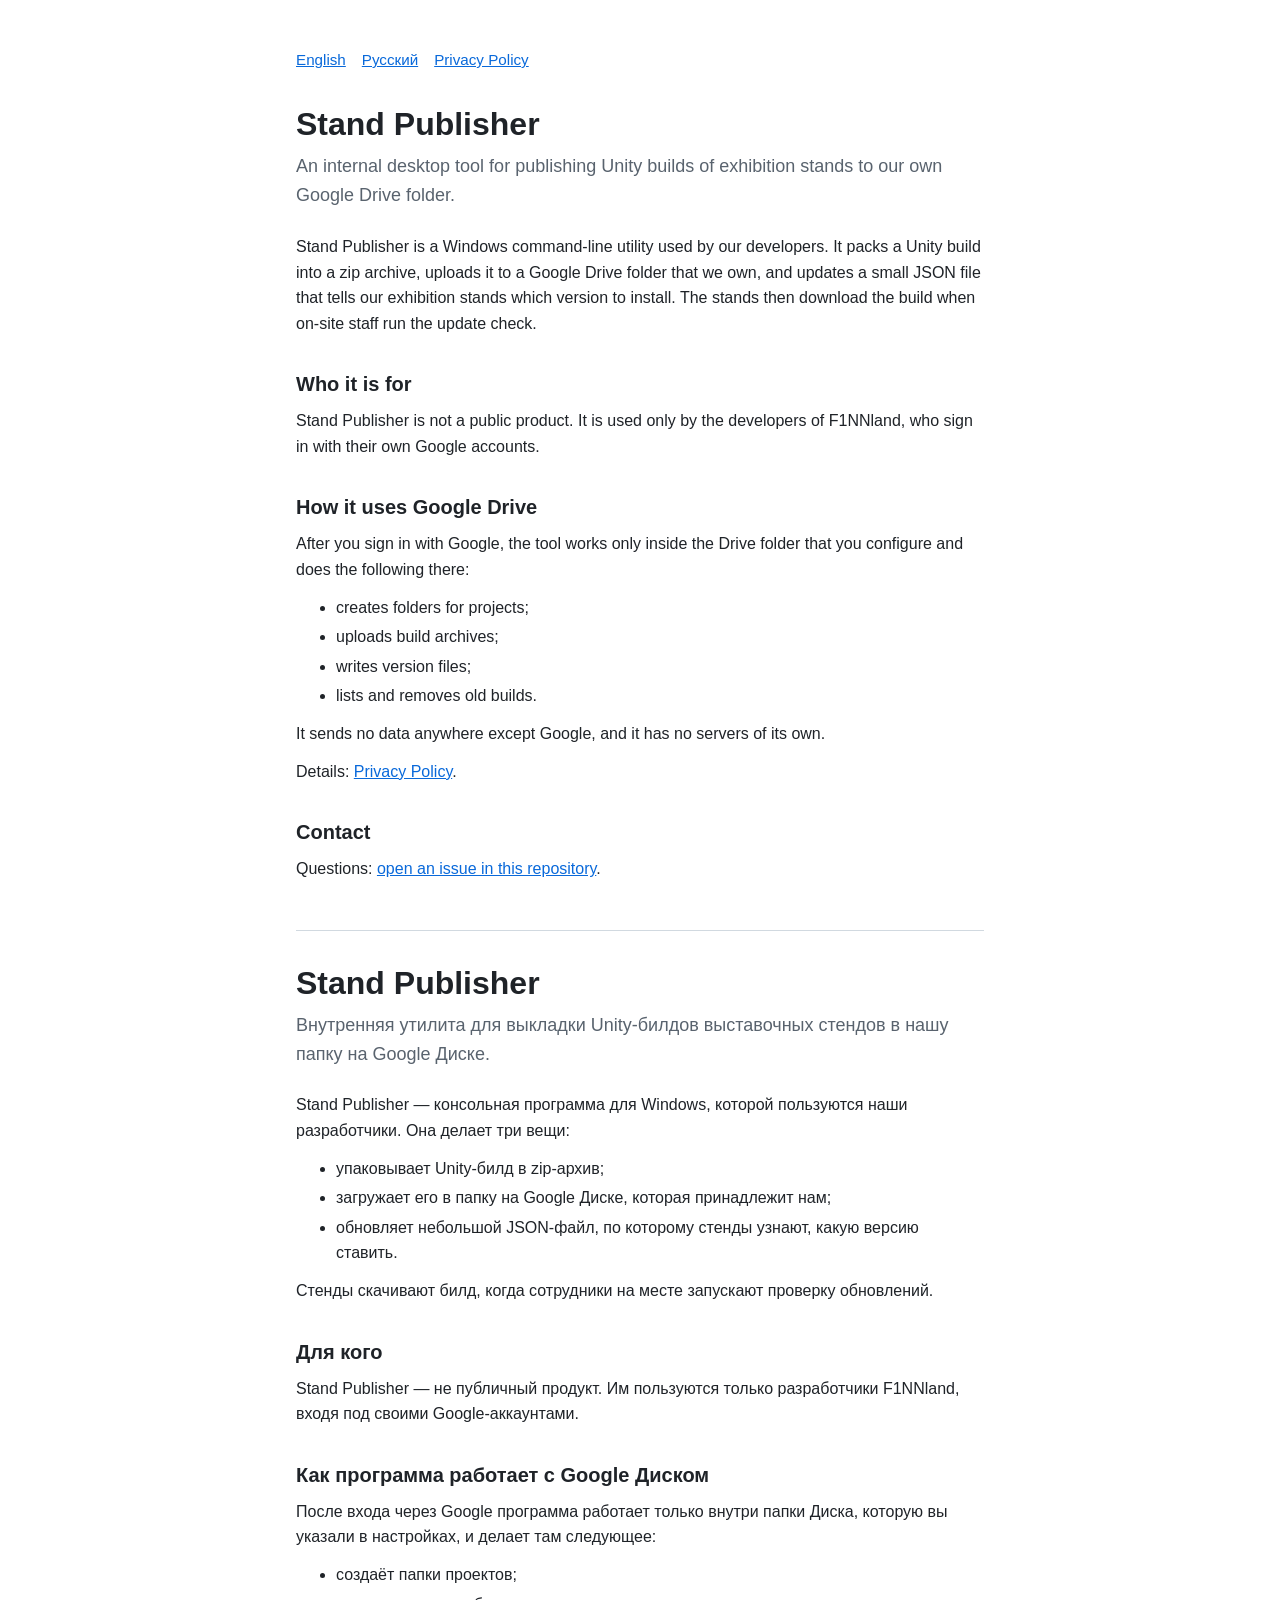
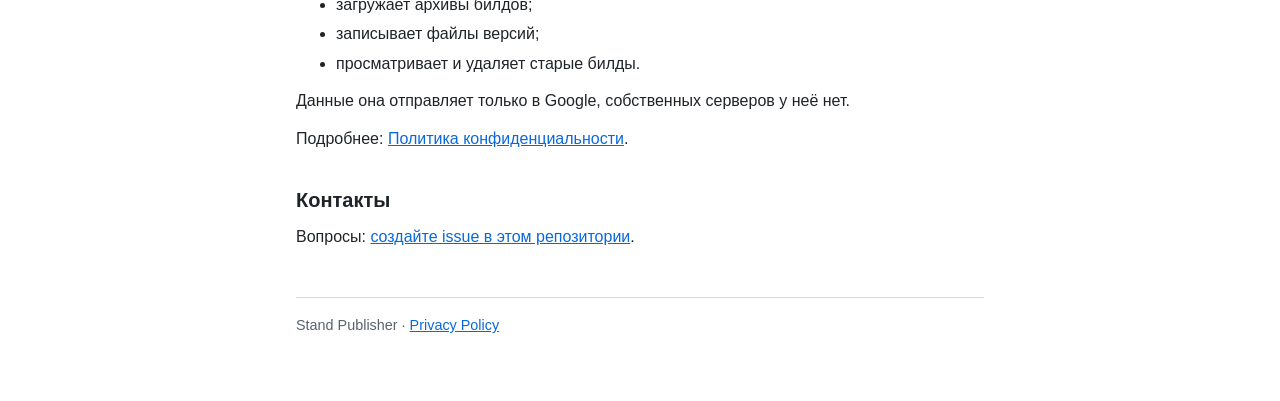
<file: index.html>
<!doctype html>
<html lang="en">
<head>
  <meta charset="utf-8">
  <meta name="viewport" content="width=device-width, initial-scale=1">
  <title>Stand Publisher</title>
  <meta name="description" content="Stand Publisher is an internal desktop tool for publishing Unity builds of exhibition stands to our own Google Drive folder.">
  <link rel="stylesheet" href="style.css">
</head>
<body>
<main>
  <nav>
    <a href="#en">English</a>
    <a href="#ru">Русский</a>
    <a href="privacy.html">Privacy Policy</a>
  </nav>

  <section id="en">
    <h1>Stand Publisher</h1>
    <p class="lead">An internal desktop tool for publishing Unity builds of exhibition stands to our own Google Drive folder.</p>

    <p>Stand Publisher is a Windows command-line utility used by our developers. It packs a Unity build into a zip archive, uploads it to a Google Drive folder that we own, and updates a small JSON file that tells our exhibition stands which version to install. The stands then download the build when on-site staff run the update check.</p>

    <h2>Who it is for</h2>
    <p>Stand Publisher is not a public product. It is used only by the developers of F1NNland, who sign in with their own Google accounts.</p>

    <h2>How it uses Google Drive</h2>
    <p>After you sign in with Google, the tool works only inside the Drive folder that you configure and does the following there:</p>
    <ul>
      <li>creates folders for projects;</li>
      <li>uploads build archives;</li>
      <li>writes version files;</li>
      <li>lists and removes old builds.</li>
    </ul>
    <p>It sends no data anywhere except Google, and it has no servers of its own.</p>
    <p>Details: <a href="privacy.html">Privacy Policy</a>.</p>

    <h2>Contact</h2>
    <p>Questions: <a href="https://github.com/F1NNland/stand-publisher/issues">open an issue in this repository</a>.</p>
  </section>

  <section id="ru" class="lang" lang="ru">
    <h1>Stand Publisher</h1>
    <p class="lead">Внутренняя утилита для выкладки Unity-билдов выставочных стендов в нашу папку на Google Диске.</p>

    <p>Stand Publisher — консольная программа для Windows, которой пользуются наши разработчики. Она делает три вещи:</p>
    <ul>
      <li>упаковывает Unity-билд в zip-архив;</li>
      <li>загружает его в папку на Google Диске, которая принадлежит нам;</li>
      <li>обновляет небольшой JSON-файл, по которому стенды узнают, какую версию ставить.</li>
    </ul>
    <p>Стенды скачивают билд, когда сотрудники на месте запускают проверку обновлений.</p>

    <h2>Для кого</h2>
    <p>Stand Publisher — не публичный продукт. Им пользуются только разработчики F1NNland, входя под своими Google-аккаунтами.</p>

    <h2>Как программа работает с Google Диском</h2>
    <p>После входа через Google программа работает только внутри папки Диска, которую вы указали в настройках, и делает там следующее:</p>
    <ul>
      <li>создаёт папки проектов;</li>
      <li>загружает архивы билдов;</li>
      <li>записывает файлы версий;</li>
      <li>просматривает и удаляет старые билды.</li>
    </ul>
    <p>Данные она отправляет только в Google, собственных серверов у неё нет.</p>
    <p>Подробнее: <a href="privacy.html#ru">Политика конфиденциальности</a>.</p>

    <h2>Контакты</h2>
    <p>Вопросы: <a href="https://github.com/F1NNland/stand-publisher/issues">создайте issue в этом репозитории</a>.</p>
  </section>

  <footer>Stand Publisher · <a href="privacy.html">Privacy Policy</a></footer>
</main>
</body>
</html>
</file>
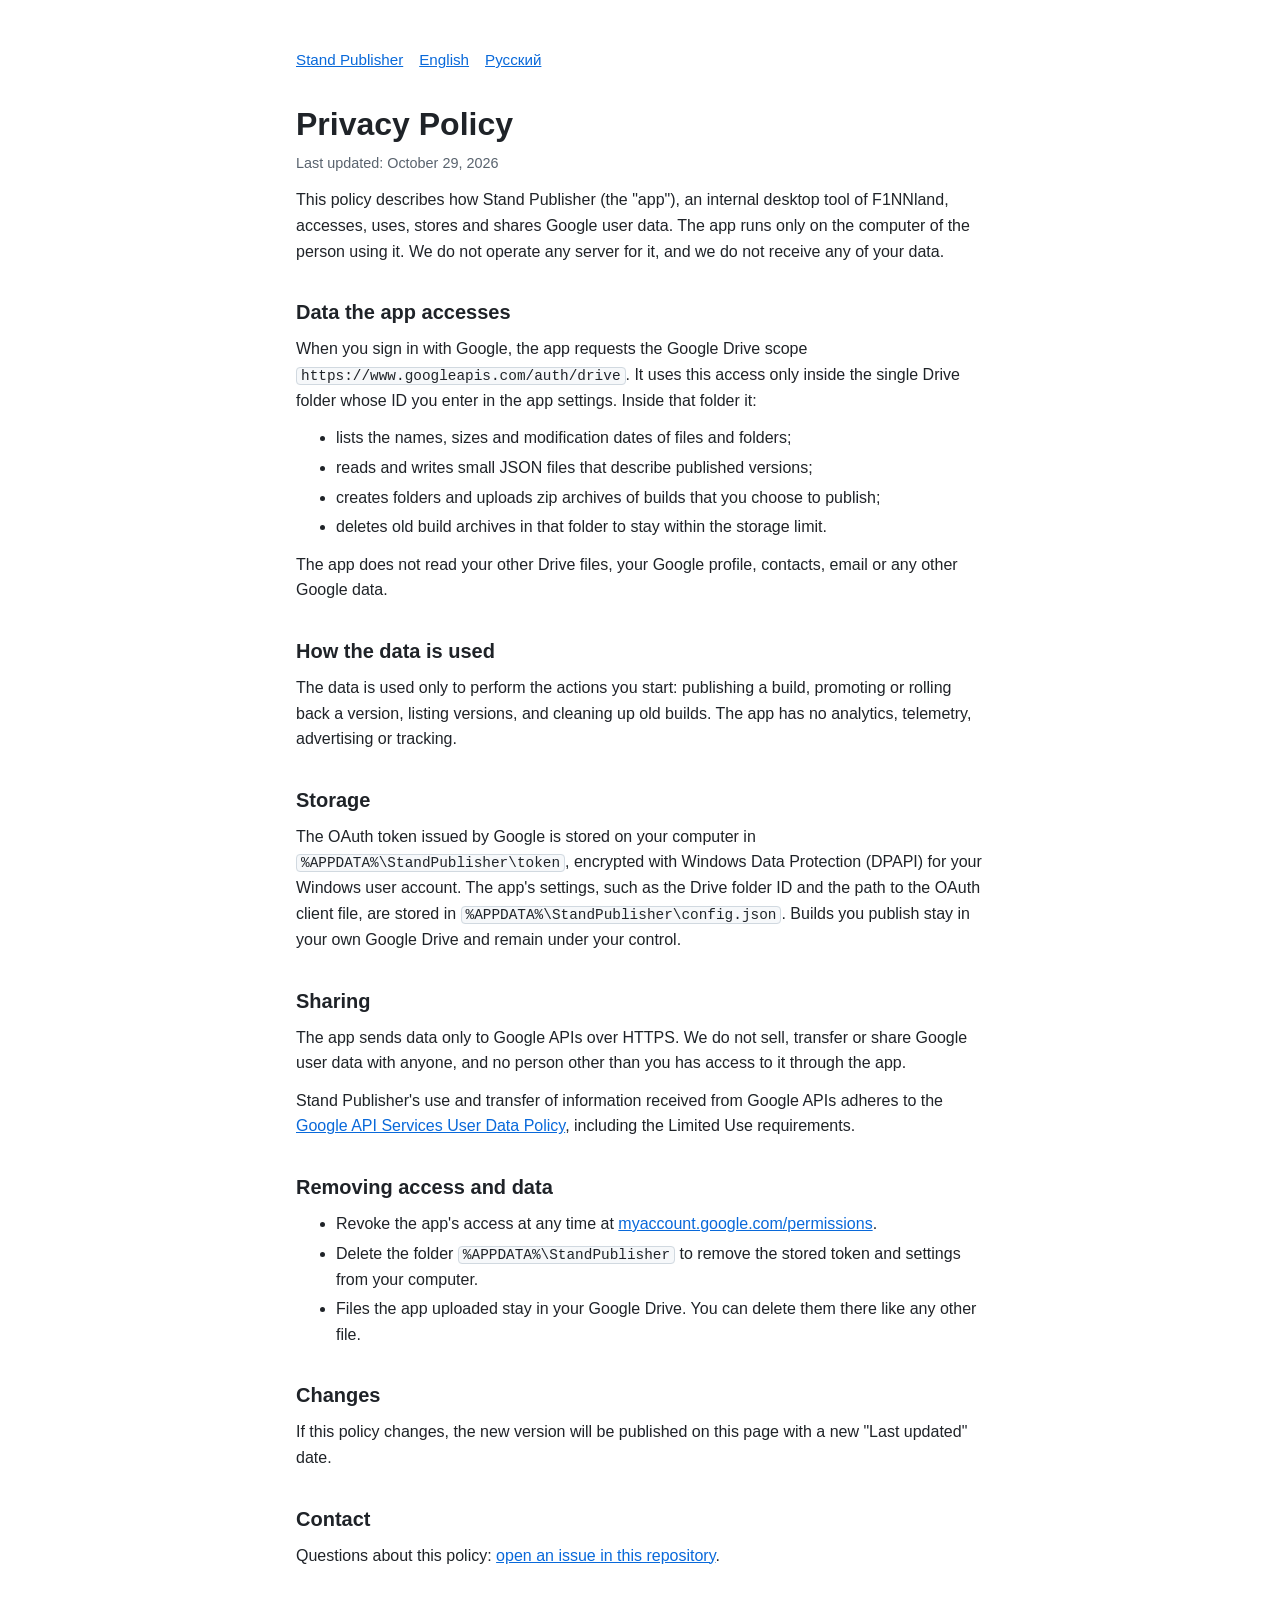
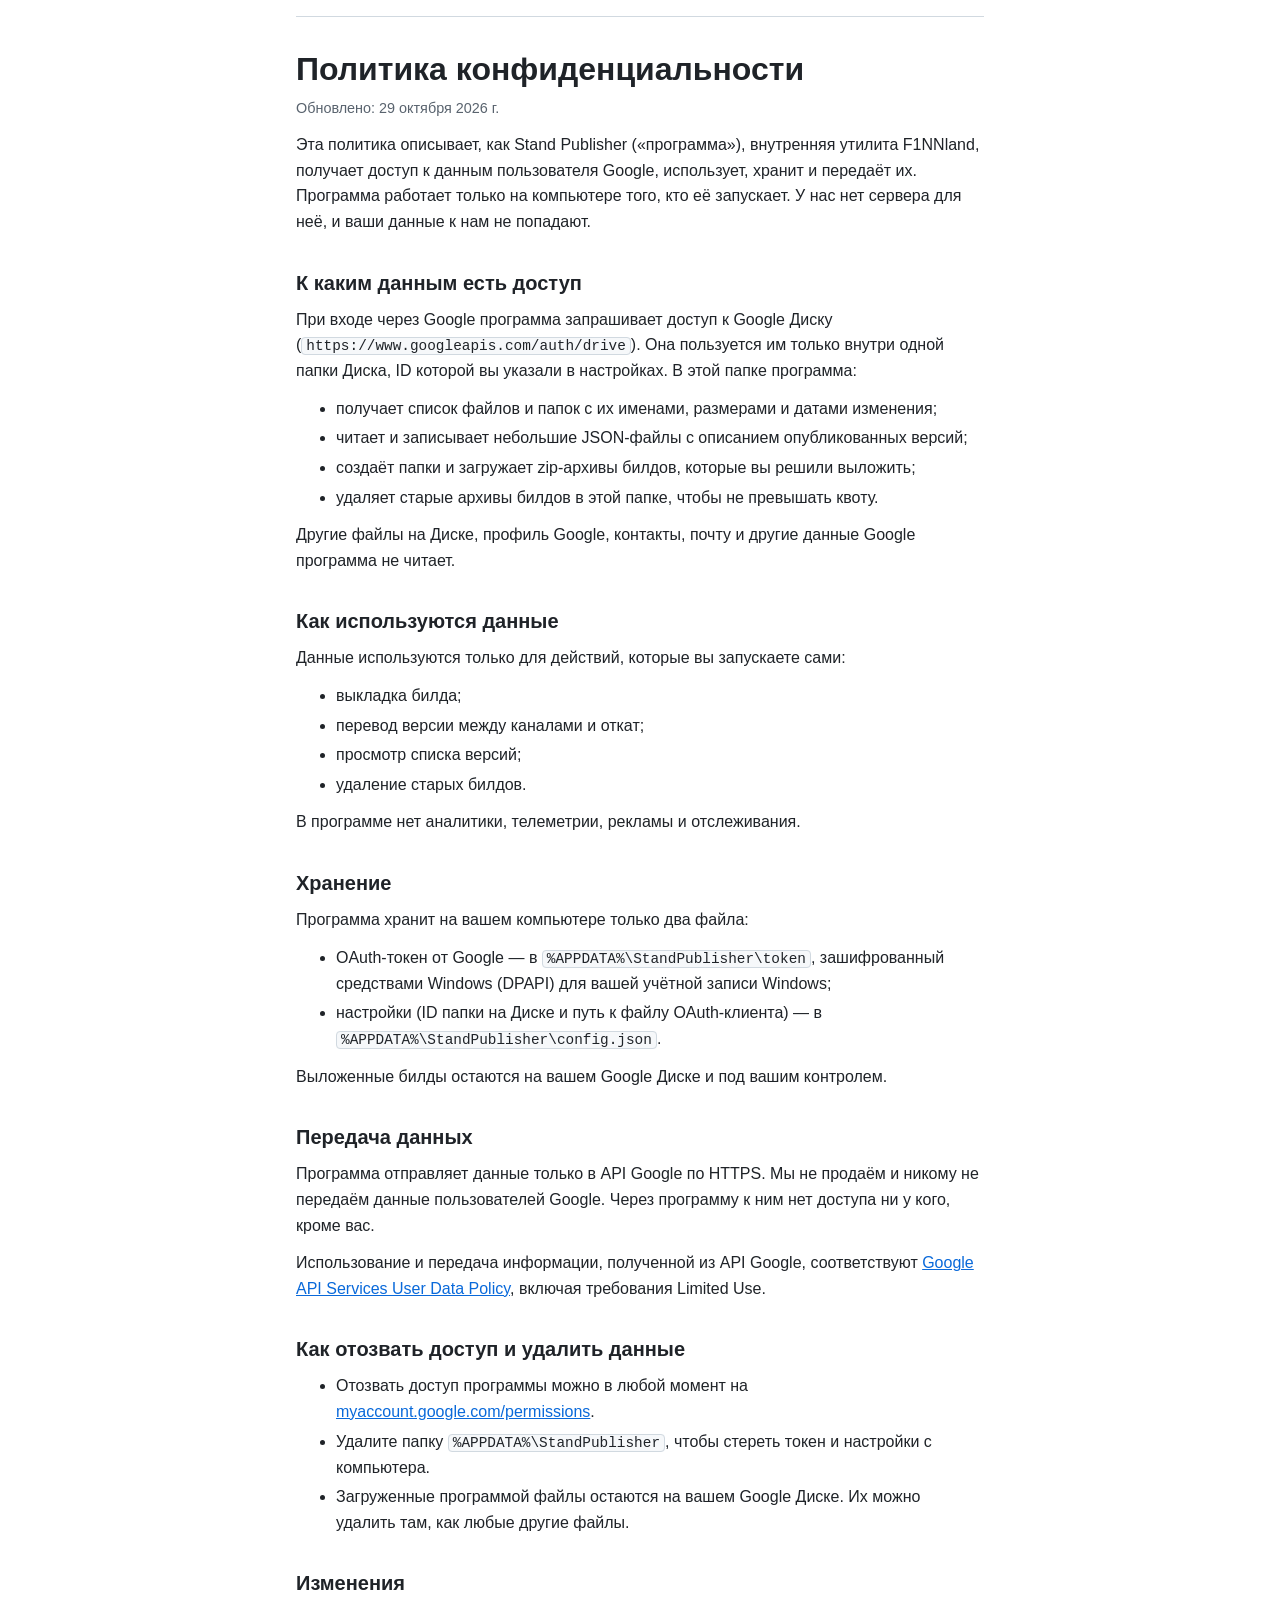
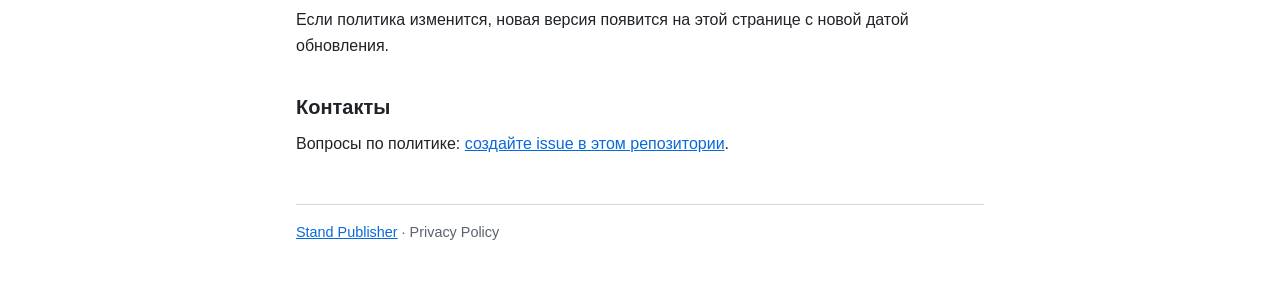
<file: privacy.html>
<!doctype html>
<html lang="en">
<head>
  <meta charset="utf-8">
  <meta name="viewport" content="width=device-width, initial-scale=1">
  <title>Privacy Policy — Stand Publisher</title>
  <meta name="description" content="How Stand Publisher accesses, uses, stores and shares Google user data.">
  <link rel="stylesheet" href="style.css">
</head>
<body>
<main>
  <nav>
    <a href="index.html">Stand Publisher</a>
    <a href="#en">English</a>
    <a href="#ru">Русский</a>
  </nav>

  <section id="en">
    <h1>Privacy Policy</h1>
    <p class="meta">Last updated: October 29, 2026</p>

    <p>This policy describes how Stand Publisher (the "app"), an internal desktop tool of F1NNland, accesses, uses, stores and shares Google user data. The app runs only on the computer of the person using it. We do not operate any server for it, and we do not receive any of your data.</p>

    <h2>Data the app accesses</h2>
    <p>When you sign in with Google, the app requests the Google Drive scope <code>https://www.googleapis.com/auth/drive</code>. It uses this access only inside the single Drive folder whose ID you enter in the app settings. Inside that folder it:</p>
    <ul>
      <li>lists the names, sizes and modification dates of files and folders;</li>
      <li>reads and writes small JSON files that describe published versions;</li>
      <li>creates folders and uploads zip archives of builds that you choose to publish;</li>
      <li>deletes old build archives in that folder to stay within the storage limit.</li>
    </ul>
    <p>The app does not read your other Drive files, your Google profile, contacts, email or any other Google data.</p>

    <h2>How the data is used</h2>
    <p>The data is used only to perform the actions you start: publishing a build, promoting or rolling back a version, listing versions, and cleaning up old builds. The app has no analytics, telemetry, advertising or tracking.</p>

    <h2>Storage</h2>
    <p>The OAuth token issued by Google is stored on your computer in <code>%APPDATA%\StandPublisher\token</code>, encrypted with Windows Data Protection (DPAPI) for your Windows user account. The app's settings, such as the Drive folder ID and the path to the OAuth client file, are stored in <code>%APPDATA%\StandPublisher\config.json</code>. Builds you publish stay in your own Google Drive and remain under your control.</p>

    <h2>Sharing</h2>
    <p>The app sends data only to Google APIs over HTTPS. We do not sell, transfer or share Google user data with anyone, and no person other than you has access to it through the app.</p>
    <p>Stand Publisher's use and transfer of information received from Google APIs adheres to the <a href="https://developers.google.com/terms/api-services-user-data-policy">Google API Services User Data Policy</a>, including the Limited Use requirements.</p>

    <h2>Removing access and data</h2>
    <ul>
      <li>Revoke the app's access at any time at <a href="https://myaccount.google.com/permissions">myaccount.google.com/permissions</a>.</li>
      <li>Delete the folder <code>%APPDATA%\StandPublisher</code> to remove the stored token and settings from your computer.</li>
      <li>Files the app uploaded stay in your Google Drive. You can delete them there like any other file.</li>
    </ul>

    <h2>Changes</h2>
    <p>If this policy changes, the new version will be published on this page with a new "Last updated" date.</p>

    <h2>Contact</h2>
    <p>Questions about this policy: <a href="https://github.com/F1NNland/stand-publisher/issues">open an issue in this repository</a>.</p>
  </section>

  <section id="ru" class="lang" lang="ru">
    <h1>Политика конфиденциальности</h1>
    <p class="meta">Обновлено: 29 октября 2026 г.</p>

    <p>Эта политика описывает, как Stand Publisher («программа»), внутренняя утилита F1NNland, получает доступ к данным пользователя Google, использует, хранит и передаёт их. Программа работает только на компьютере того, кто её запускает. У нас нет сервера для неё, и ваши данные к нам не попадают.</p>

    <h2>К каким данным есть доступ</h2>
    <p>При входе через Google программа запрашивает доступ к Google Диску (<code>https://www.googleapis.com/auth/drive</code>). Она пользуется им только внутри одной папки Диска, ID которой вы указали в настройках. В этой папке программа:</p>
    <ul>
      <li>получает список файлов и папок с их именами, размерами и датами изменения;</li>
      <li>читает и записывает небольшие JSON-файлы с описанием опубликованных версий;</li>
      <li>создаёт папки и загружает zip-архивы билдов, которые вы решили выложить;</li>
      <li>удаляет старые архивы билдов в этой папке, чтобы не превышать квоту.</li>
    </ul>
    <p>Другие файлы на Диске, профиль Google, контакты, почту и другие данные Google программа не читает.</p>

    <h2>Как используются данные</h2>
    <p>Данные используются только для действий, которые вы запускаете сами:</p>
    <ul>
      <li>выкладка билда;</li>
      <li>перевод версии между каналами и откат;</li>
      <li>просмотр списка версий;</li>
      <li>удаление старых билдов.</li>
    </ul>
    <p>В программе нет аналитики, телеметрии, рекламы и отслеживания.</p>

    <h2>Хранение</h2>
    <p>Программа хранит на вашем компьютере только два файла:</p>
    <ul>
      <li>OAuth-токен от Google — в <code>%APPDATA%\StandPublisher\token</code>, зашифрованный средствами Windows (DPAPI) для вашей учётной записи Windows;</li>
      <li>настройки (ID папки на Диске и путь к файлу OAuth-клиента) — в <code>%APPDATA%\StandPublisher\config.json</code>.</li>
    </ul>
    <p>Выложенные билды остаются на вашем Google Диске и под вашим контролем.</p>

    <h2>Передача данных</h2>
    <p>Программа отправляет данные только в API Google по HTTPS. Мы не продаём и никому не передаём данные пользователей Google. Через программу к ним нет доступа ни у кого, кроме вас.</p>
    <p>Использование и передача информации, полученной из API Google, соответствуют <a href="https://developers.google.com/terms/api-services-user-data-policy">Google API Services User Data Policy</a>, включая требования Limited Use.</p>

    <h2>Как отозвать доступ и удалить данные</h2>
    <ul>
      <li>Отозвать доступ программы можно в любой момент на <a href="https://myaccount.google.com/permissions">myaccount.google.com/permissions</a>.</li>
      <li>Удалите папку <code>%APPDATA%\StandPublisher</code>, чтобы стереть токен и настройки с компьютера.</li>
      <li>Загруженные программой файлы остаются на вашем Google Диске. Их можно удалить там, как любые другие файлы.</li>
    </ul>

    <h2>Изменения</h2>
    <p>Если политика изменится, новая версия появится на этой странице с новой датой обновления.</p>

    <h2>Контакты</h2>
    <p>Вопросы по политике: <a href="https://github.com/F1NNland/stand-publisher/issues">создайте issue в этом репозитории</a>.</p>
  </section>

  <footer><a href="index.html">Stand Publisher</a> · Privacy Policy</footer>
</main>
</body>
</html>
</file>
<file: style.css>
:root {
  --bg: #ffffff;
  --text: #1f2328;
  --muted: #59636e;
  --accent: #0969da;
  --border: #d1d9e0;
  --surface: #f6f8fa;
  color-scheme: light dark;
}

@media (prefers-color-scheme: dark) {
  :root {
    --bg: #0d1117;
    --text: #e6edf3;
    --muted: #9198a1;
    --accent: #4493f8;
    --border: #3d444d;
    --surface: #151b23;
  }
}

* { box-sizing: border-box; }

body {
  margin: 0;
  background: var(--bg);
  color: var(--text);
  font: 16px/1.6 -apple-system, BlinkMacSystemFont, "Segoe UI", Roboto, "Helvetica Neue", Arial, sans-serif;
}

main {
  max-width: 720px;
  margin: 0 auto;
  padding: 48px 16px 64px;
}

h1 { font-size: 2rem; line-height: 1.25; margin: 0 0 8px; }
h2 { font-size: 1.25rem; margin: 32px 0 8px; }
p, ul { margin: 0 0 12px; }
li { margin-bottom: 4px; }
a { color: var(--accent); }
code { background: var(--surface); border: 1px solid var(--border); border-radius: 4px; padding: 0 4px; font-size: 0.9em; }

.lead { color: var(--muted); font-size: 1.125rem; margin-bottom: 24px; }
.meta { color: var(--muted); font-size: 0.9rem; }

nav { display: flex; gap: 16px; flex-wrap: wrap; margin-bottom: 32px; font-size: 0.95rem; }

.lang {
  border-top: 1px solid var(--border);
  margin-top: 48px;
  padding-top: 32px;
}

footer {
  border-top: 1px solid var(--border);
  margin-top: 48px;
  padding-top: 16px;
  color: var(--muted);
  font-size: 0.9rem;
}
</file>
